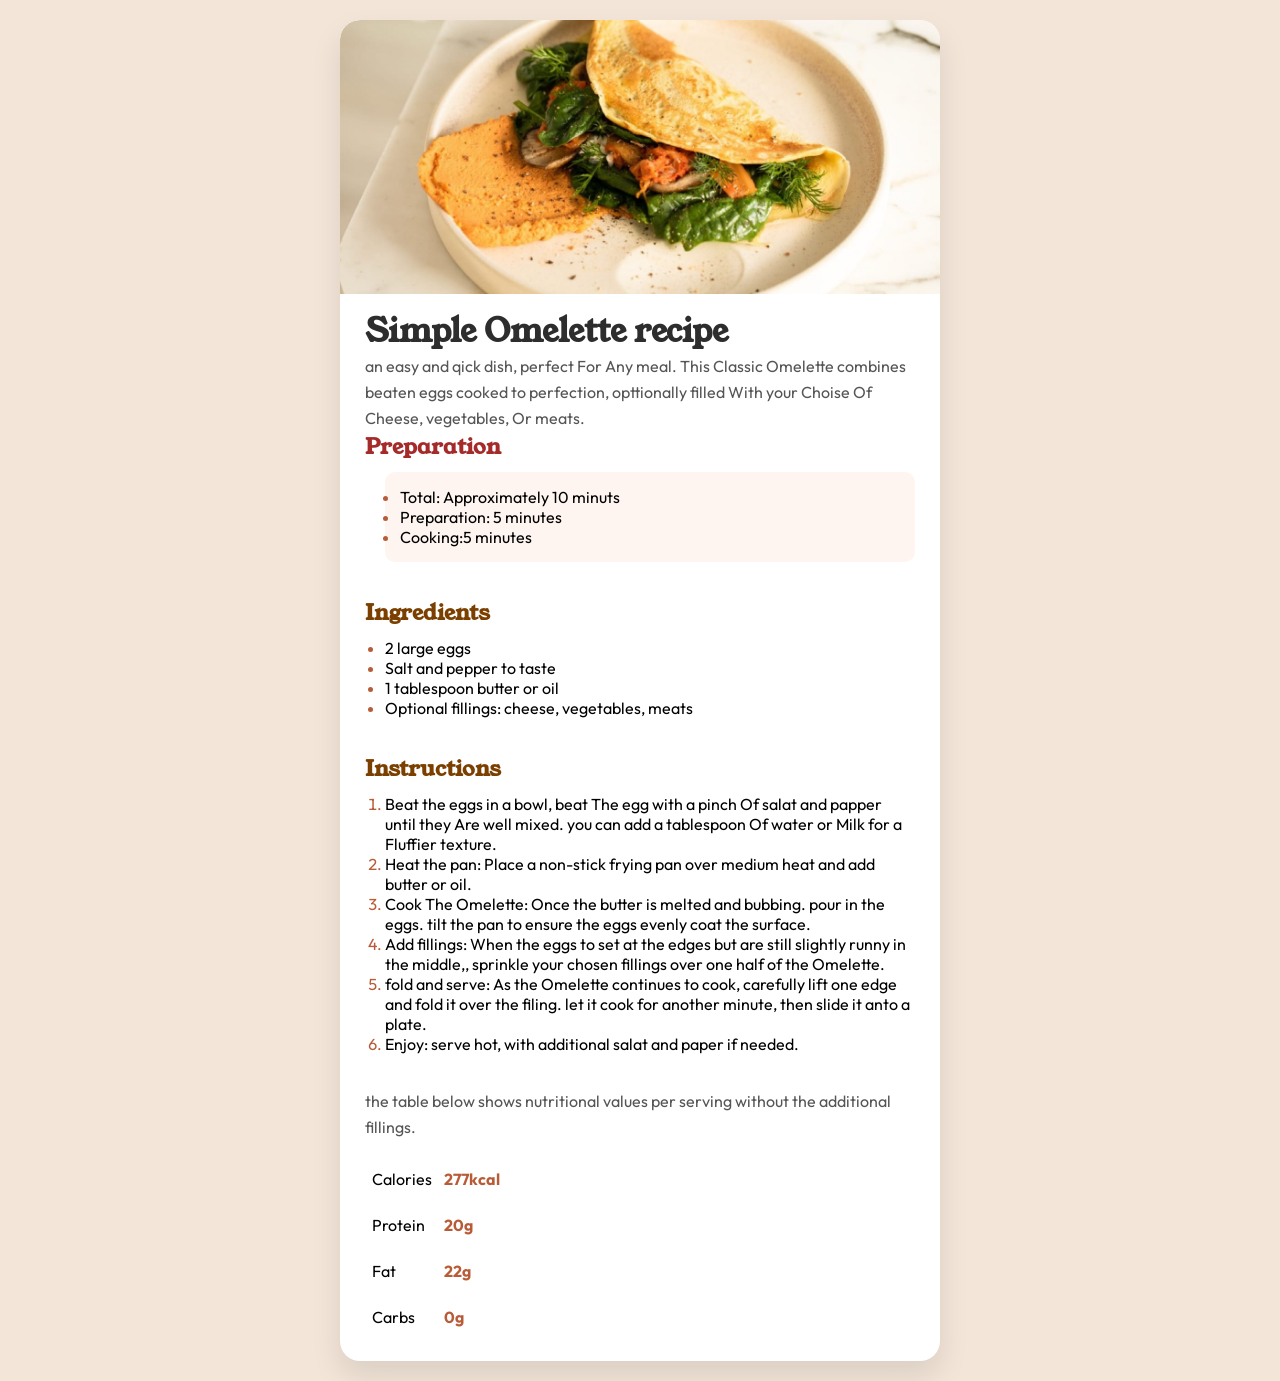
<file: index.html>
<!DOCTYPE html>
<html lang="en">
    <head>
        <meta charset="UTF-8">
        <meta name="viewport" content="width=device-width, initial-scale=1.0">
        <link rel="stylesheet" href="Recipe.css">
        <title>Recipe</title>
        <link href="https://fonts.googleapis.com/css2?family=Young+Serif&family=Outfit:wght@400;600;700&display=swap" rel="stylesheet">
    </head>
    <body>

        <div class="recipe">
            <img class="recipe-img" src="pic/image-omelette.jpeg" alt="Omelette">

            <div class="content">
            <h1>Simple Omelette recipe</h1>
            <p>an easy and qick dish, perfect For Any meal. This Classic Omelette combines beaten eggs cooked to perfection, opttionally filled With your Choise Of Cheese, vegetables, Or meats.</p>
            
                <h2>Preparation</h2>
                <ul>
                <li>Total: Approximately 10 minuts</li>
                <li>Preparation: 5 minutes</li>
                <li>Cooking:5 minutes</li>
                </ul>
            </div>

        <div class="ingredients">
            <h2>Ingredients</h2>
            <ul>
                <li>2 large eggs</li>
                <li>Salt and pepper to taste</li>
                <li>1 tablespoon butter or oil</li>
                <li>Optional fillings: cheese, vegetables, meats</li>
            </ul> 
        </div>

            <div class="instructions">
                <h2>Instructions</h2>
                <ol>
                    <li>Beat the eggs in a bowl, beat The egg with a pinch Of salat and papper until they Are well mixed. you can add a tablespoon Of water or Milk for a Fluffier texture.</li>
                    <li>Heat the pan: Place a non-stick frying pan over medium heat and add butter or oil.</li>
                    <li>Cook The Omelette: Once the butter is melted and bubbing. pour in the eggs. tilt the pan to ensure the eggs evenly coat the surface.</li>
                    <li>Add fillings: When the eggs to set at the edges  but are still slightly  runny in the middle,, sprinkle your chosen fillings over one half of the Omelette.</li>
                    <li>fold and serve: As  the Omelette continues to cook, carefully lift one edge and fold it over the filing. let it cook for another minute, then slide it anto a plate.</li>
                    <li>Enjoy: serve hot, with additional salat and paper if needed.</li>
                </ol>
            </div>

                <div class="nutritional">
                <p>the table below shows nutritional values per serving without the additional fillings.</p>
                
                <table>
                    <tr>
                        <td>Calories</td>
                        <td><strong>277kcal</strong></td>
                    </tr>

                    <tr>
                        <td>Protein</td>
                        <td>20g</td>
                    </tr>
                    
                    <tr>
                        <td>Fat</td>
                        <td>22g</td>
                    </tr>
                    
                    <tr>
                        <td>Carbs</td>
                        <td>0g</td>
                    </tr>
                    </table>
            </div>
        </div>
    </body>
    </html>
</file>
<file: Recipe.css>
* {
    margin: 0;
    padding: 0;
    box-sizing: border-box;
}

body {
    font-family: "Outfit", sans-serif;
    background-color: #f3e5d8;

    display: flex;
    justify-content: center;
    align-items: center;

    min-height: 100vh;
    padding: 20px;
}

.recipe {
    background-color: white;
    max-width: 600px;
    width: 100%;
    border-radius: 20px;
    overflow: hidden;
    box-shadow: 0 15px 30px rgba(0,0,0,0.1);
}

.recipe img {
    width: 100%;
    display: block;
    border-top-left-radius: 20px;
    border-top-right-radius: 20px;
}

.content,
.ingredients,
.instructions,
.nutritional {
    padding: 0 25px 20px;
    margin-top: 15px;
}

.content ul {
    background-color: #fff5f0;
    padding: 15px;
    border-radius: 10px;
}

.content h2 {
    color: #a52a2a;
}

p {
    color: #555;
    line-height: 1.6;
}

h1 {
    font-family: "Young Serif", serif;
    font-size: 32px;
    color: #2d2d2d;
}

h2 {
    font-family: "Young Serif", serif;
    color: #7b3f00;
    font-size: 22px;
}

ul, ol {
    margin-left: 20px;
    margin-top: 10px;
}

li::marker {
    color: #b85c38;
}

table {
    margin-top: 15px;
}

tr:not(:last-child) {
    border-bottom: 1px solid #eee;
}

td {
    padding: 12px 5px;
}

td:last-child {
    color: #b85c38;
    font-weight: bold;
}

@media (max-width: 600px) {
    body {
        padding: 10px;
    }

    .recipe {
        border-radius: 10px;
    }
}
</file>
